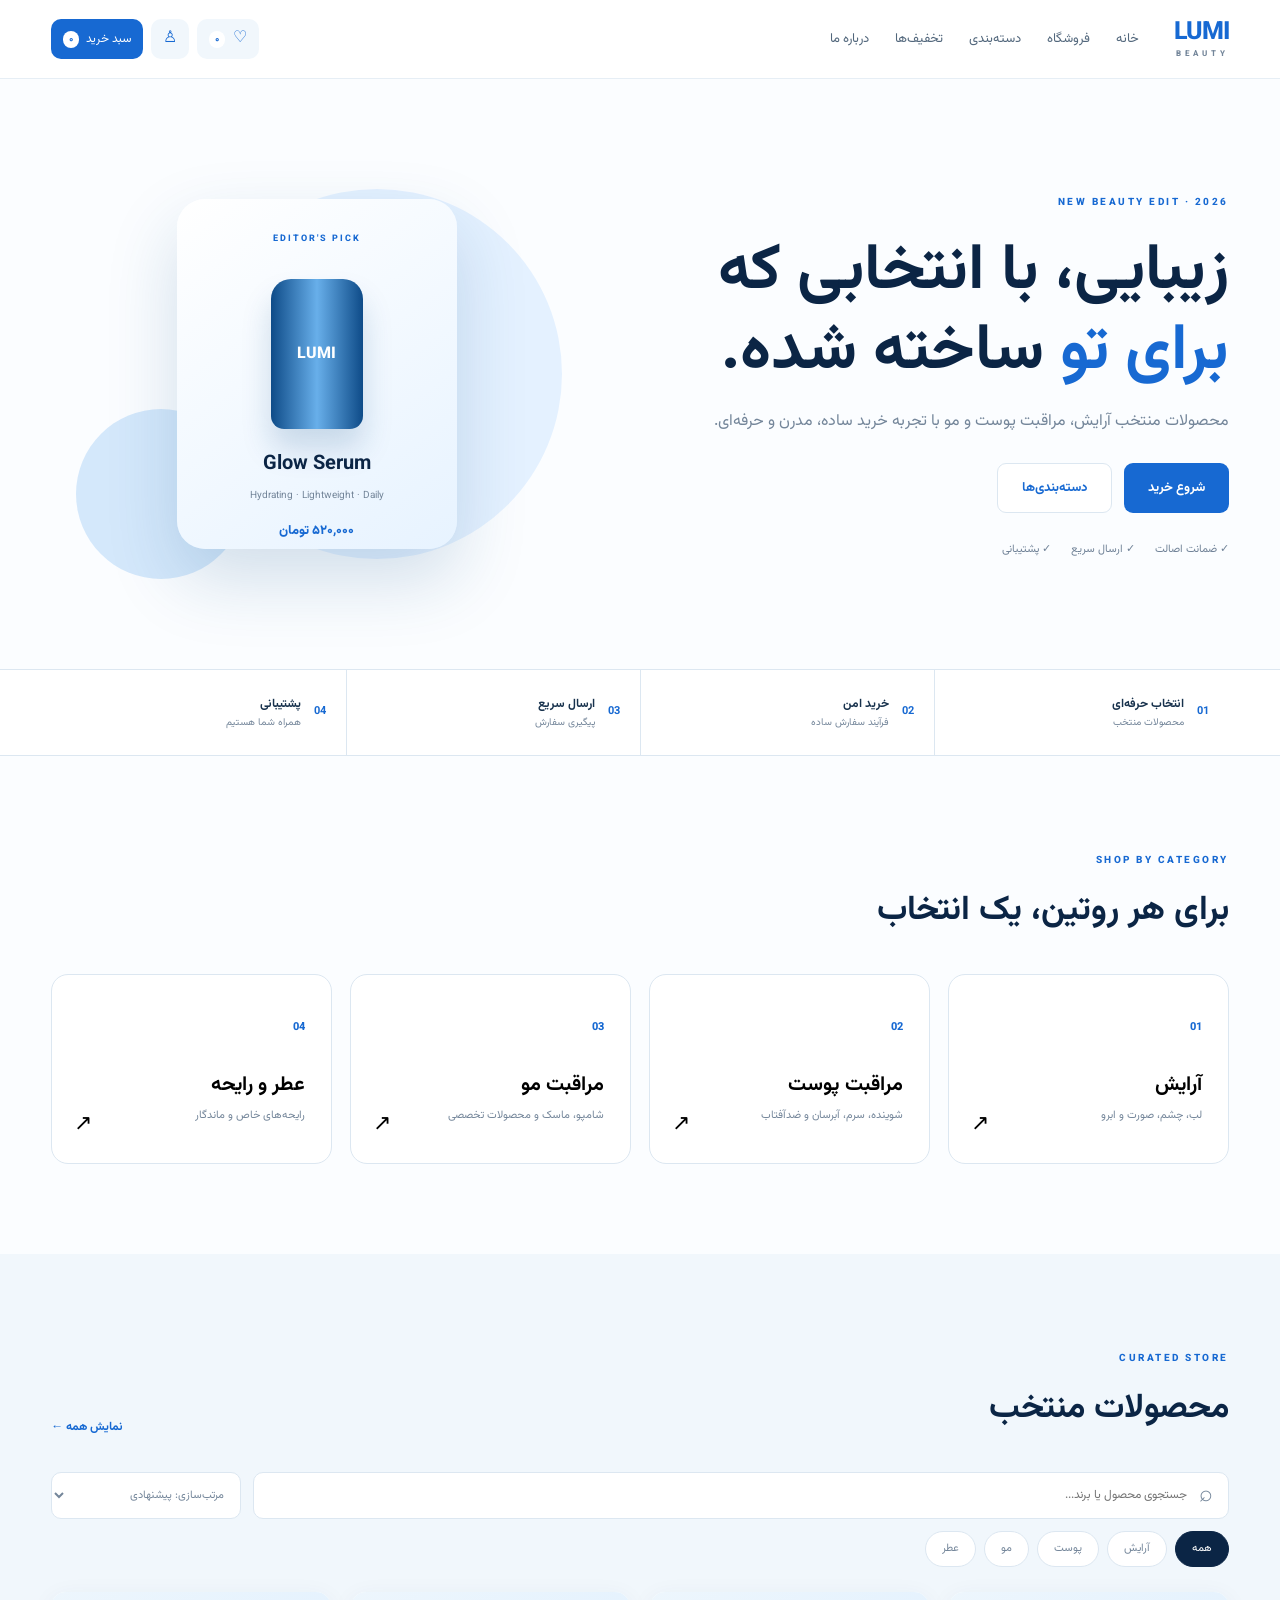
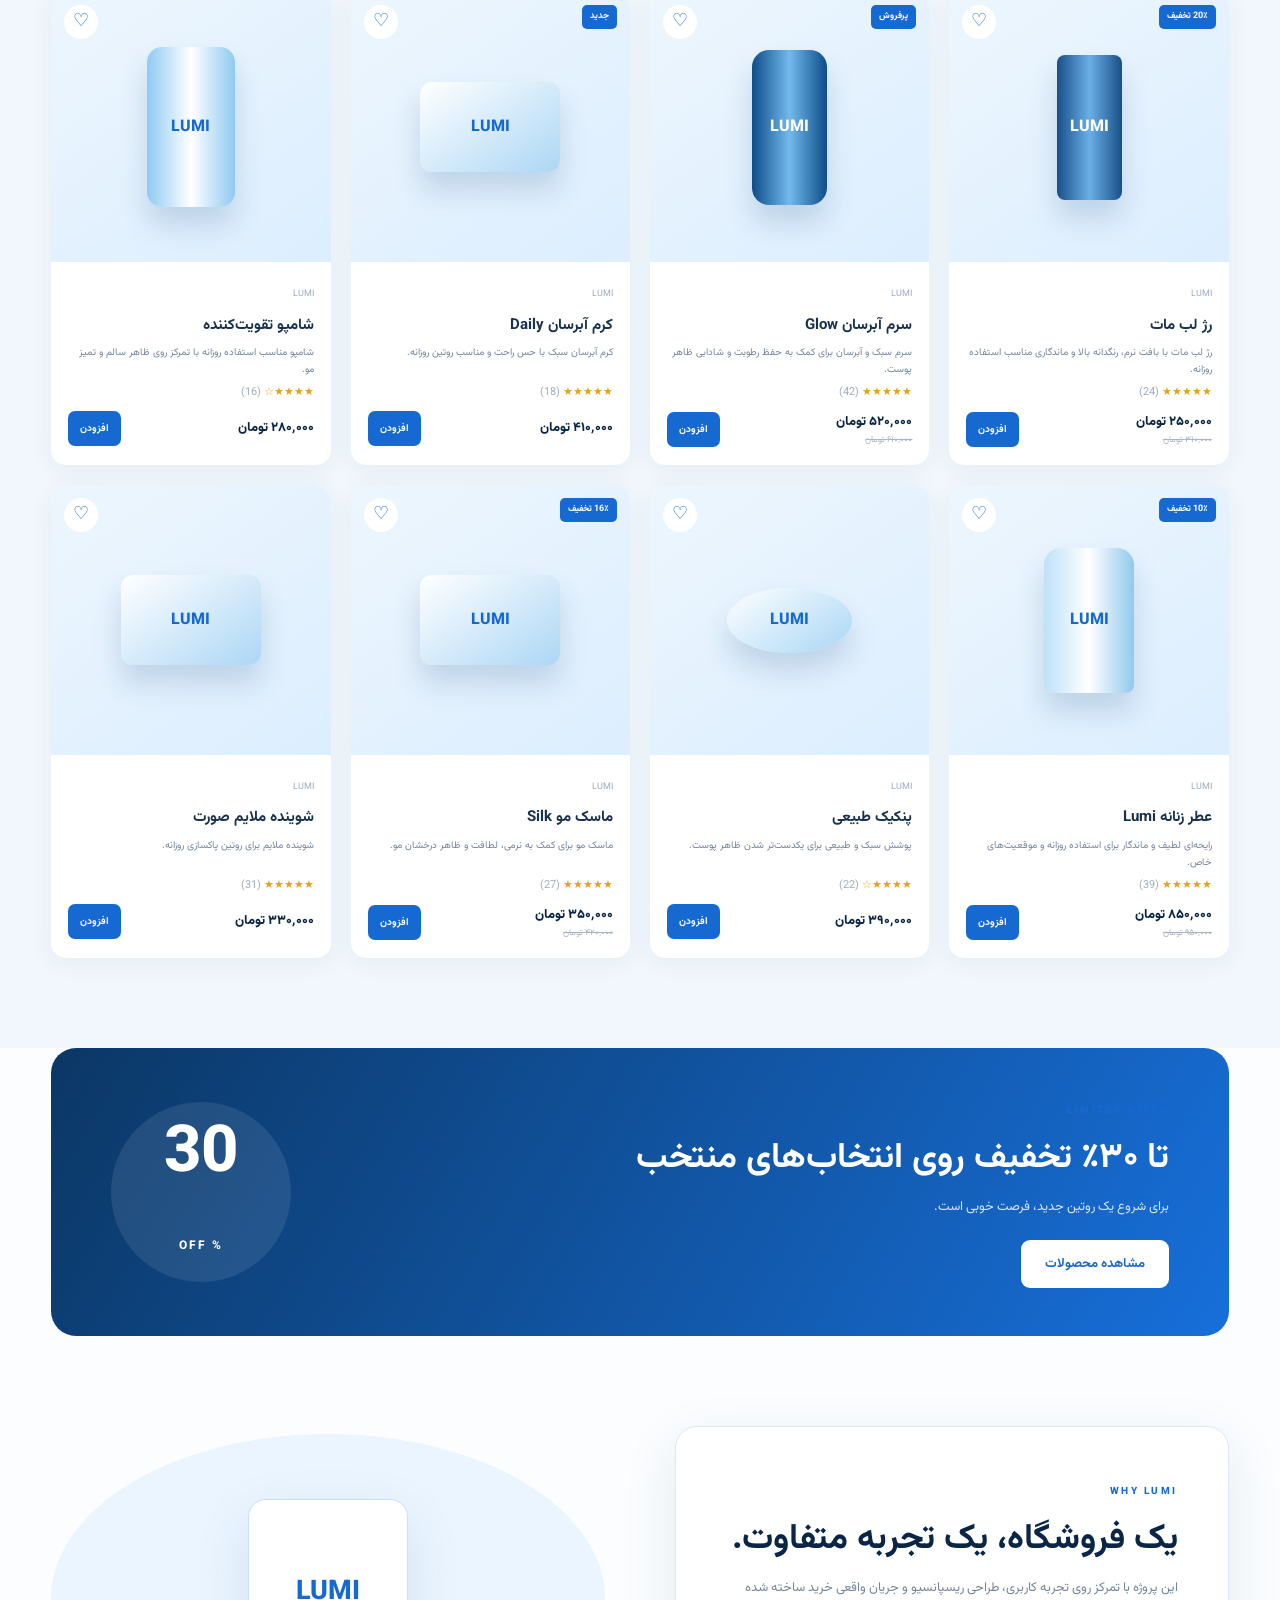
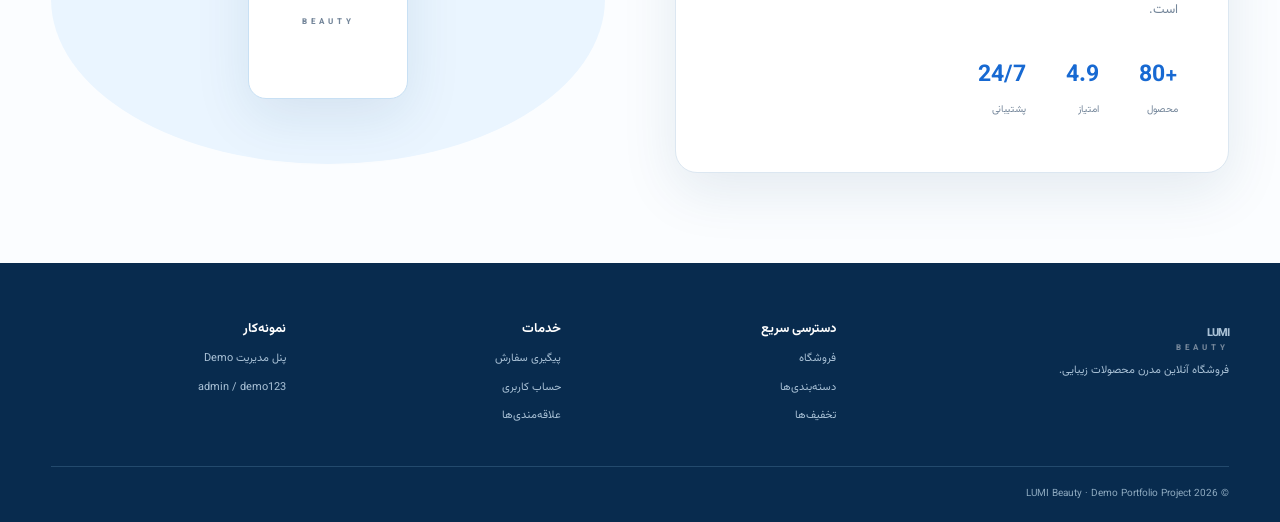
<file: index.html>
<!DOCTYPE html>
<html lang="fa" dir="rtl">
<head>
  <meta charset="UTF-8">
  <meta name="viewport" content="width=device-width, initial-scale=1.0">
  <title>LUMI Beauty | فروشگاه آنلاین زیبایی</title>
  <meta name="description" content="LUMI Beauty - فروشگاه مدرن لوازم آرایشی و مراقبت پوست و مو">
  <link rel="stylesheet" href="style.css">
</head>
<body>
  <div id="toast" class="toast"></div>

  <header class="header">
    <div class="container nav">
      <button class="mobile-menu" id="mobileMenu">☰</button>
      <a class="logo" href="#home">LUMI <span>BEAUTY</span></a>
      <nav id="mainNav">
        <a href="#home">خانه</a>
        <a href="#shop">فروشگاه</a>
        <a href="#categories">دسته‌بندی</a>
        <a href="#offers">تخفیف‌ها</a>
        <a href="#about">درباره ما</a>
      </nav>
      <div class="nav-actions">
        <button class="icon-btn" id="favoritesBtn" title="علاقه‌مندی‌ها">♡ <b id="favCount">0</b></button>
        <button class="icon-btn" id="accountBtn" title="حساب کاربری">♙</button>
        <button class="cart-btn" id="cartBtn">سبد خرید <b id="cartCount">0</b></button>
      </div>
    </div>
  </header>

  <main>
    <section class="hero container" id="home">
      <div class="hero-copy">
        <span class="eyebrow">NEW BEAUTY EDIT · 2026</span>
        <h1>زیبایی، با انتخابی که <em>برای تو</em> ساخته شده.</h1>
        <p>محصولات منتخب آرایش، مراقبت پوست و مو با تجربه خرید ساده، مدرن و حرفه‌ای.</p>
        <div class="hero-actions">
          <a class="btn primary" href="#shop">شروع خرید</a>
          <a class="btn ghost" href="#categories">دسته‌بندی‌ها</a>
        </div>
        <div class="trust-row">
          <span>✓ ضمانت اصالت</span><span>✓ ارسال سریع</span><span>✓ پشتیبانی</span>
        </div>
      </div>
      <div class="hero-art">
        <div class="orb orb-a"></div><div class="orb orb-b"></div>
        <div class="hero-card">
          <span>EDITOR'S PICK</span>
          <div class="bottle big">LUMI</div>
          <strong>Glow Serum</strong>
          <small>Hydrating · Lightweight · Daily</small>
          <div class="hero-price">۵۲۰,۰۰۰ تومان</div>
        </div>
      </div>
    </section>

    <section class="benefits">
      <div class="container benefits-grid">
        <div><strong>01</strong><span><b>انتخاب حرفه‌ای</b>محصولات منتخب</span></div>
        <div><strong>02</strong><span><b>خرید امن</b>فرآیند سفارش ساده</span></div>
        <div><strong>03</strong><span><b>ارسال سریع</b>پیگیری سفارش</span></div>
        <div><strong>04</strong><span><b>پشتیبانی</b>همراه شما هستیم</span></div>
      </div>
    </section>

    <section class="section container" id="categories">
      <div class="section-head">
        <div><span class="eyebrow">SHOP BY CATEGORY</span><h2>برای هر روتین، یک انتخاب</h2></div>
      </div>
      <div class="category-grid">
        <button class="category-card" data-category="آرایش"><span>01</span><h3>آرایش</h3><p>لب، چشم، صورت و ابرو</p><i>↗</i></button>
        <button class="category-card" data-category="پوست"><span>02</span><h3>مراقبت پوست</h3><p>شوینده، سرم، آبرسان و ضدآفتاب</p><i>↗</i></button>
        <button class="category-card" data-category="مو"><span>03</span><h3>مراقبت مو</h3><p>شامپو، ماسک و محصولات تخصصی</p><i>↗</i></button>
        <button class="category-card" data-category="عطر"><span>04</span><h3>عطر و رایحه</h3><p>رایحه‌های خاص و ماندگار</p><i>↗</i></button>
      </div>
    </section>

    <section class="section shop-section" id="shop">
      <div class="container">
        <div class="section-head shop-head">
          <div><span class="eyebrow">CURATED STORE</span><h2>محصولات منتخب</h2></div>
          <button class="text-btn" id="showAll">نمایش همه ←</button>
        </div>
        <div class="toolbar">
          <div class="search"><span>⌕</span><input id="search" placeholder="جستجوی محصول یا برند..."></div>
          <select id="sort">
            <option value="featured">مرتب‌سازی: پیشنهادی</option>
            <option value="low">ارزان‌ترین</option>
            <option value="high">گران‌ترین</option>
            <option value="new">جدیدترین</option>
          </select>
          <div class="chips" id="chips">
            <button class="chip active" data-filter="همه">همه</button>
            <button class="chip" data-filter="آرایش">آرایش</button>
            <button class="chip" data-filter="پوست">پوست</button>
            <button class="chip" data-filter="مو">مو</button>
            <button class="chip" data-filter="عطر">عطر</button>
          </div>
        </div>
        <div class="products" id="products"></div>
        <div id="emptyProducts" class="empty hidden">محصولی مطابق جستجوی شما پیدا نشد.</div>
      </div>
    </section>

    <section class="offer container" id="offers">
      <div><span class="eyebrow">LIMITED OFFER</span><h2>تا ۳۰٪ تخفیف روی انتخاب‌های منتخب</h2><p>برای شروع یک روتین جدید، فرصت خوبی است.</p><a href="#shop" class="btn white">مشاهده محصولات</a></div>
      <div class="offer-badge">30<small>% OFF</small></div>
    </section>

    <section class="section about container" id="about">
      <div class="about-panel"><span class="eyebrow">WHY LUMI</span><h2>یک فروشگاه، یک تجربه متفاوت.</h2><p>این پروژه با تمرکز روی تجربه کاربری، طراحی ریسپانسیو و جریان واقعی خرید ساخته شده است.</p>
        <div class="stats"><div><b>+80</b><span>محصول</span></div><div><b>4.9</b><span>امتیاز</span></div><div><b>24/7</b><span>پشتیبانی</span></div></div>
      </div>
      <div class="about-art"><div class="mini-box">LUMI<br><small>BEAUTY</small></div></div>
    </section>
  </main>

  <footer>
    <div class="container footer-grid">
      <div><a class="logo footer-logo" href="#home">LUMI <span>BEAUTY</span></a><p>فروشگاه آنلاین مدرن محصولات زیبایی.</p></div>
      <div><h4>دسترسی سریع</h4><a href="#shop">فروشگاه</a><a href="#categories">دسته‌بندی‌ها</a><a href="#offers">تخفیف‌ها</a></div>
      <div><h4>خدمات</h4><a href="#" data-demo="orders">پیگیری سفارش</a><a href="#" data-demo="account">حساب کاربری</a><a href="#" data-demo="favorites">علاقه‌مندی‌ها</a></div>
      <div><h4>نمونه‌کار</h4><a href="#" id="adminLink">پنل مدیریت Demo</a><p>admin / demo123</p></div>
    </div>
    <div class="container copyright">© 2026 LUMI Beauty · Demo Portfolio Project</div>
  </footer>

  <!-- Product modal -->
  <div class="modal" id="productModal">
    <div class="modal-box product-detail">
      <button class="close" data-close="productModal">×</button>
      <div id="productDetail"></div>
    </div>
  </div>

  <!-- Cart modal -->
  <div class="modal" id="cartModal">
    <div class="modal-box">
      <button class="close" data-close="cartModal">×</button>
      <div class="modal-title"><span class="eyebrow">YOUR BAG</span><h2>سبد خرید</h2></div>
      <div id="cartItems"></div>
      <div class="summary"><span>مجموع</span><strong id="cartTotal">۰ تومان</strong></div>
      <button class="btn primary full" id="checkoutBtn">ادامه ثبت سفارش</button>
    </div>
  </div>

  <!-- Favorites -->
  <div class="modal" id="favoritesModal">
    <div class="modal-box">
      <button class="close" data-close="favoritesModal">×</button>
      <div class="modal-title"><span class="eyebrow">SAVED ITEMS</span><h2>علاقه‌مندی‌ها</h2></div>
      <div id="favoriteItems"></div>
    </div>
  </div>

  <!-- Account -->
  <div class="modal" id="accountModal">
    <div class="modal-box account-box">
      <button class="close" data-close="accountModal">×</button>
      <div id="accountContent"></div>
    </div>
  </div>

  <!-- Admin -->
  <div class="modal" id="adminModal">
    <div class="modal-box admin-box">
      <button class="close" data-close="adminModal">×</button>
      <div id="adminContent"></div>
    </div>
  </div>

  <script src="script.js"></script>
</body>
</html>
</file>
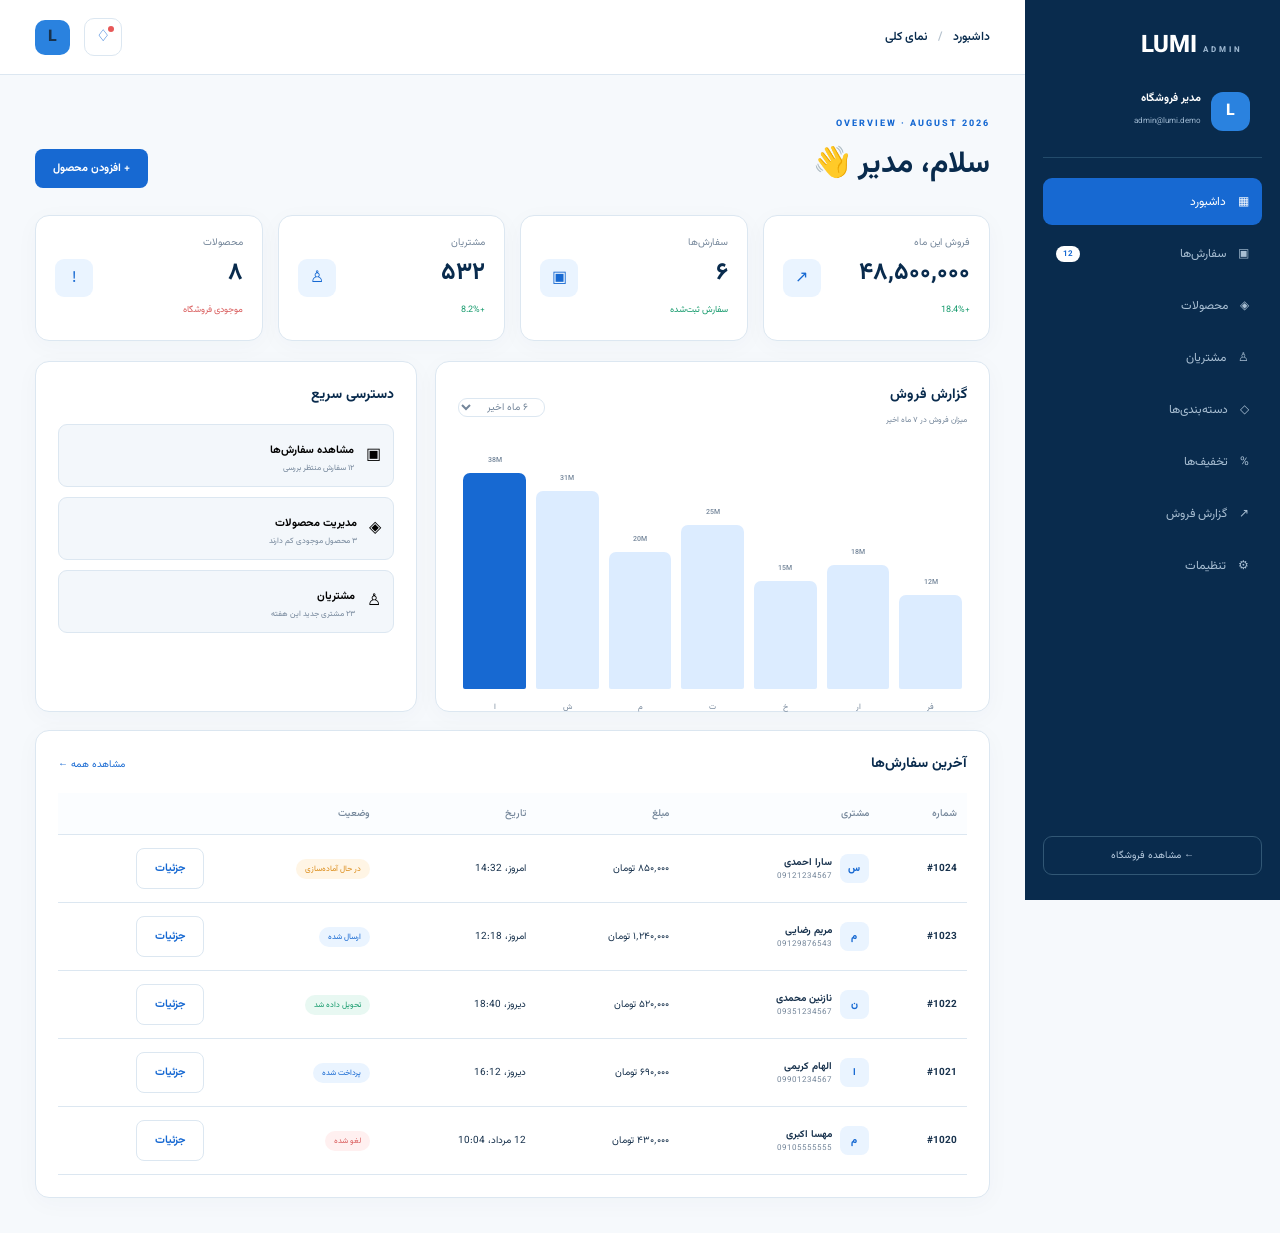
<file: admin.html>
<!DOCTYPE html>
<html lang="fa" dir="rtl">
<head>
<meta charset="UTF-8">
<meta name="viewport" content="width=device-width, initial-scale=1.0">
<title>LUMI Beauty | پنل مدیریت</title>
<link rel="stylesheet" href="admin.css">
</head>
<body>
<div class="layout">
  <aside class="sidebar" id="sidebar">
    <div class="brand">LUMI <span>ADMIN</span></div>
    <div class="admin-user"><div class="avatar">L</div><div><b>مدیر فروشگاه</b><small>admin@lumi.demo</small></div></div>
    <nav>
      <button class="nav-item active" data-page="dashboard">▦ <span>داشبورد</span></button>
      <button class="nav-item" data-page="orders">▣ <span>سفارش‌ها</span><b class="badge">12</b></button>
      <button class="nav-item" data-page="products">◈ <span>محصولات</span></button>
      <button class="nav-item" data-page="customers">♙ <span>مشتریان</span></button>
      <button class="nav-item" data-page="categories">◇ <span>دسته‌بندی‌ها</span></button>
      <button class="nav-item" data-page="discounts">% <span>تخفیف‌ها</span></button>
      <button class="nav-item" data-page="reports">↗ <span>گزارش فروش</span></button>
      <button class="nav-item" data-page="settings">⚙ <span>تنظیمات</span></button>
    </nav>
    <button class="store-link" id="storeLink">← مشاهده فروشگاه</button>
  </aside>

  <main class="main">
    <header class="topbar">
      <button class="hamburger" id="hamburger">☰</button>
      <div class="crumb" id="crumb">داشبورد <span>/</span> نمای کلی</div>
      <div class="top-actions"><button class="circle" id="notif">♢<i></i></button><div class="top-avatar">L</div></div>
    </header>

    <section class="content" id="app"></section>
  </main>
</div>

<div class="toast" id="toast"></div>

<div class="modal" id="productModal">
  <div class="modal-box">
    <button class="close" data-close="productModal">×</button>
    <span class="eyebrow">PRODUCT</span><h2 id="productModalTitle">افزودن محصول</h2>
    <div class="form-grid">
      <div class="field"><label>نام محصول</label><input id="pName" placeholder="مثلاً سرم آبرسان"></div>
      <div class="field"><label>برند</label><input id="pBrand" value="LUMI"></div>
      <div class="field"><label>دسته‌بندی</label><select id="pCat"><option>پوست</option><option>آرایش</option><option>مو</option><option>عطر</option></select></div>
      <div class="field"><label>قیمت (تومان)</label><input id="pPrice" type="number" placeholder="500000"></div>
      <div class="field"><label>موجودی</label><input id="pStock" type="number" placeholder="25"></div>
      <div class="field"><label>SKU</label><input id="pSku" placeholder="LUM-001"></div>
    </div>
    <div class="field"><label>توضیحات</label><textarea id="pDesc" placeholder="توضیحات محصول..."></textarea></div>
    <button class="btn primary full" id="saveProduct">ذخیره محصول</button>
  </div>
</div>

<div class="modal" id="orderModal">
  <div class="modal-box">
    <button class="close" data-close="orderModal">×</button>
    <span class="eyebrow">ORDER DETAILS</span><h2 id="orderTitle">جزئیات سفارش</h2>
    <div id="orderDetail"></div>
  </div>
</div>

<script src="admin.js"></script>
</body>
</html>
</file>
<file: style.css>
@import url('https://fonts.googleapis.com/css2?family=Vazirmatn:wght@400;500;600;700;800&display=swap');

:root{
  --blue:#1769d2;--navy:#0b2545;--ink:#18324d;--muted:#74869a;
  --line:#dce7f1;--soft:#f1f7fc;--white:#fff;--pink:#e9d8f4;
  --shadow:0 18px 55px rgba(20,65,105,.10);
}
*{box-sizing:border-box;margin:0;padding:0}
html{scroll-behavior:smooth}
body{font-family:Vazirmatn,Arial,sans-serif;background:#fbfdff;color:var(--ink);line-height:1.7}
button,input,select{font:inherit}button{cursor:pointer}a{text-decoration:none;color:inherit}
.container{width:min(1180px,92%);margin:auto}
.header{position:sticky;top:0;z-index:50;background:rgba(255,255,255,.92);backdrop-filter:blur(16px);border-bottom:1px solid rgba(220,231,241,.7)}
.nav{height:78px;display:flex;align-items:center;gap:35px}
.logo{font-size:25px;font-weight:800;color:var(--blue);letter-spacing:-1px;line-height:1}
.logo span{display:block;font-size:8px;letter-spacing:4px;color:var(--muted);margin-top:5px}
nav{display:flex;gap:26px;flex:1}
nav a{font-size:13px;color:#52677c}
nav a:hover{color:var(--blue)}
.nav-actions{display:flex;align-items:center;gap:8px}
.icon-btn,.cart-btn{border:0;background:var(--soft);color:var(--blue);border-radius:10px;height:40px;padding:0 12px}
.cart-btn{background:var(--blue);color:#fff;font-size:12px}
.icon-btn b,.cart-btn b{background:#fff;color:var(--blue);border-radius:20px;padding:1px 6px;margin-right:4px;font-size:10px}
.mobile-menu{display:none;border:0;background:none;font-size:22px}
.hero{min-height:590px;display:grid;grid-template-columns:1.05fr .95fr;align-items:center;gap:60px;padding:70px 0}
.eyebrow{font-size:10px;letter-spacing:2.5px;font-weight:800;color:var(--blue)}
.hero h1{font-size:clamp(42px,5vw,68px);line-height:1.25;color:var(--navy);margin:16px 0}
.hero h1 em{font-style:normal;color:var(--blue)}
.hero-copy>p{max-width:570px;color:var(--muted);font-size:16px}
.hero-actions{display:flex;gap:12px;margin:28px 0}
.btn{display:inline-flex;align-items:center;justify-content:center;border:0;border-radius:9px;padding:13px 24px;font-size:13px;font-weight:700;transition:.2s}
.btn:hover{transform:translateY(-2px)}
.primary{background:var(--blue);color:#fff}.ghost{border:1px solid var(--line);background:#fff;color:var(--blue)}.white{background:#fff;color:var(--blue)}
.trust-row{display:flex;gap:20px;color:#708297;font-size:11px}.trust-row span{white-space:nowrap}
.hero-art{height:450px;position:relative;display:grid;place-items:center}
.orb{position:absolute;border-radius:50%;filter:blur(.2px)}
.orb-a{width:370px;height:370px;background:#e4f1ff;right:20px}
.orb-b{width:170px;height:170px;background:#d4e8fb;left:25px;bottom:20px}
.hero-card{position:relative;width:280px;height:350px;border-radius:28px;background:linear-gradient(145deg,#fff,#e7f3ff);box-shadow:0 30px 70px rgba(21,84,140,.18);padding:25px;text-align:center}
.hero-card>span{font-size:9px;color:var(--blue);letter-spacing:2px;font-weight:800}
.bottle{margin:28px auto 18px;width:92px;height:150px;border-radius:20px 20px 13px 13px;background:linear-gradient(90deg,#0e4b88,#68afea,#0e4b88);display:grid;place-items:center;color:#fff;font-weight:800;box-shadow:0 20px 30px rgba(16,80,135,.18)}
.hero-card strong{display:block;font-size:20px;color:var(--navy)}.hero-card small{color:var(--muted);font-size:10px}.hero-price{margin-top:12px;color:var(--blue);font-weight:800;font-size:13px}
.benefits{background:#fff;border-top:1px solid var(--line);border-bottom:1px solid var(--line)}
.benefits-grid{display:grid;grid-template-columns:repeat(4,1fr)}
.benefits-grid>div{display:flex;gap:13px;align-items:center;padding:24px 20px;border-left:1px solid var(--line)}
.benefits-grid>div:last-child{border:0}.benefits-grid strong{font-size:11px;color:var(--blue)}
.benefits-grid span{font-size:10px;color:var(--muted)}.benefits-grid b{display:block;color:var(--ink);font-size:12px}
.section{padding:90px 0}.section-head{margin-bottom:35px}.section-head h2{font-size:34px;color:var(--navy);margin-top:8px}
.category-grid{display:grid;grid-template-columns:repeat(4,1fr);gap:18px}
.category-card{position:relative;text-align:right;border:1px solid var(--line);background:#fff;border-radius:17px;padding:26px;min-height:190px;transition:.25s;overflow:hidden}
.category-card:hover{transform:translateY(-6px);background:var(--blue);color:#fff;border-color:var(--blue);box-shadow:var(--shadow)}
.category-card span{color:var(--blue);font-size:11px;font-weight:800}.category-card:hover span{color:#cfe4ff}
.category-card h3{font-size:20px;margin:28px 0 5px}.category-card p{font-size:11px;color:var(--muted)}.category-card:hover p{color:#dbeaff}
.category-card i{position:absolute;left:22px;bottom:20px;font-style:normal;font-size:22px}
.shop-section{background:var(--soft)}
.shop-head{display:flex;justify-content:space-between;align-items:end}.text-btn{border:0;background:none;color:var(--blue);font-size:12px;font-weight:700}
.toolbar{display:grid;grid-template-columns:1fr 190px;gap:12px;margin-bottom:25px}
.search{background:#fff;border:1px solid var(--line);border-radius:10px;display:flex;align-items:center;padding:0 15px}
.search span{font-size:23px;color:var(--muted)}.search input{border:0;outline:0;background:none;width:100%;padding:12px;font-size:12px}
select{border:1px solid var(--line);background:#fff;border-radius:10px;padding:0 12px;color:var(--muted);outline:0;font-size:11px}
.chips{grid-column:1/-1;display:flex;gap:8px;flex-wrap:wrap}.chip{border:1px solid var(--line);background:#fff;color:var(--muted);padding:8px 16px;border-radius:30px;font-size:11px}.chip.active{background:var(--navy);color:#fff;border-color:var(--navy)}
.products{display:grid;grid-template-columns:repeat(4,1fr);gap:20px}
.product{background:#fff;border-radius:15px;overflow:hidden;box-shadow:0 5px 25px rgba(22,70,110,.06);transition:.25s}
.product:hover{transform:translateY(-5px);box-shadow:var(--shadow)}
.product-media{height:270px;background:linear-gradient(145deg,#edf6fd,#dceeff);display:grid;place-items:center;position:relative}
.product-tag{position:absolute;right:13px;top:13px;background:var(--blue);color:#fff;border-radius:5px;padding:4px 8px;font-size:9px;font-weight:700}
.heart{position:absolute;left:13px;top:13px;width:34px;height:34px;border:0;border-radius:50%;background:#fff;color:var(--blue);font-size:18px}.heart.active{background:var(--blue);color:#fff}
.product-visual{display:grid;place-items:center;color:#fff;font-weight:800;box-shadow:0 18px 28px rgba(25,80,130,.18)}
.v-lip{width:65px;height:145px;background:linear-gradient(90deg,#194f88,#69afe7,#194f88);border-radius:8px}.v-serum{width:75px;height:155px;background:linear-gradient(90deg,#0d4d8a,#72b9ed,#0d4d8a);border-radius:17px}.v-cream{width:140px;height:90px;background:linear-gradient(145deg,#fff,#acd7f5);color:var(--blue);border-radius:12px}.v-shampoo{width:88px;height:160px;background:linear-gradient(90deg,#8fcaf2,#fff,#8fcaf2);color:var(--blue);border-radius:15px}.v-perfume{width:90px;height:145px;background:linear-gradient(90deg,#bfe1f8,#fff,#92c9ee);color:var(--blue);border-radius:17px 17px 8px 8px}.v-powder{width:125px;height:65px;background:linear-gradient(145deg,#fff,#a8d6f5);color:var(--blue);border-radius:50%}
.product-info{padding:17px}.brand{font-size:9px;color:#9aabbc}.product-info h3{font-size:15px;margin:6px 0}.product-info p{font-size:10px;color:var(--muted);height:32px}.rating{color:#e5a21b;font-size:11px;margin:8px 0}.rating span{color:#a0adba}
.product-row{display:flex;justify-content:space-between;align-items:center}.price{color:var(--navy);font-weight:800;font-size:13px}.price del{display:block;color:#a9b6c2;font-size:9px;font-weight:400}.add{border:0;background:var(--blue);color:#fff;border-radius:7px;padding:9px 12px;font-size:10px;font-weight:700}
.empty{text-align:center;padding:50px;color:var(--muted)}.hidden{display:none!important}
.offer{border-radius:25px;background:linear-gradient(120deg,#0b3765,#176fda);color:#fff;min-height:260px;padding:48px 60px;display:flex;align-items:center;justify-content:space-between;overflow:hidden}
.offer h2{font-size:35px;max-width:650px;line-height:1.5;margin:10px 0}.offer p{color:#d6e7f9;font-size:13px;margin-bottom:22px}.offer-badge{width:180px;height:180px;border-radius:50%;background:rgba(255,255,255,.09);display:grid;place-items:center;font-size:65px;font-weight:800;line-height:.7}.offer-badge small{font-size:12px;display:block;letter-spacing:2px}
.about{display:grid;grid-template-columns:1fr 1fr;gap:70px;align-items:center}.about-panel{background:#fff;border:1px solid var(--line);border-radius:22px;padding:50px;box-shadow:var(--shadow)}.about-panel h2{font-size:35px;color:var(--navy);line-height:1.5;margin:10px 0}.about-panel p{color:var(--muted);font-size:13px}.stats{display:flex;gap:40px;margin-top:35px}.stats b{display:block;font-size:23px;color:var(--blue)}.stats span{font-size:10px;color:var(--muted)}.about-art{height:330px;border-radius:50%;background:#eaf5ff;display:grid;place-items:center}.mini-box{width:160px;height:200px;background:#fff;border:1px solid #c8e0f4;border-radius:18px;display:grid;place-items:center;align-content:center;color:var(--blue);font-size:27px;font-weight:800;box-shadow:var(--shadow)}.mini-box small{font-size:8px;letter-spacing:4px;color:var(--muted)}
footer{background:#082b4e;color:#fff;padding:55px 0 20px}.footer-grid{display:grid;grid-template-columns:1.5fr 1fr 1fr 1fr;gap:40px}.footer-logo{color:#fff}.footer-grid p,.footer-grid a{display:block;color:#a9c1d6;font-size:11px;margin-top:10px}.footer-grid h4{font-size:13px}.copyright{border-top:1px solid #234a6d;margin-top:40px;padding-top:18px;color:#8da9bf;font-size:10px}
.toast{position:fixed;right:20px;bottom:20px;background:var(--navy);color:#fff;padding:12px 18px;border-radius:10px;font-size:11px;z-index:100;transform:translateY(80px);opacity:0;transition:.25s}.toast.show{transform:translateY(0);opacity:1}
.modal{position:fixed;inset:0;background:rgba(4,25,45,.55);z-index:90;display:none;align-items:center;justify-content:center;padding:18px}.modal.show{display:flex}.modal-box{background:#fff;width:min(650px,100%);max-height:90vh;overflow:auto;border-radius:20px;padding:30px;position:relative}.close{position:absolute;left:18px;top:12px;border:0;background:none;font-size:30px;color:#7a8b9c}.modal-title{margin-bottom:20px}.modal-title h2{color:var(--navy);font-size:28px}
.detail-grid{display:grid;grid-template-columns:1fr 1fr;gap:28px;align-items:center}.detail-visual{height:340px;background:var(--soft);border-radius:16px;display:grid;place-items:center}.detail-info h2{font-size:29px;color:var(--navy);margin:8px 0}.detail-info p{color:var(--muted);font-size:12px}.detail-price{font-size:21px;color:var(--blue);font-weight:800;margin:18px 0}.full{width:100%}
.cart-line{display:grid;grid-template-columns:1fr auto auto;gap:12px;align-items:center;border-bottom:1px solid var(--line);padding:14px 0}.cart-line h4{font-size:13px}.cart-line small{color:var(--muted)}.qty{display:flex;align-items:center;gap:7px}.qty button{width:27px;height:27px;border:0;background:var(--soft);color:var(--blue);border-radius:5px}.remove{border:0;background:none;color:#d55353;font-size:10px}.summary{display:flex;justify-content:space-between;padding:22px 0;font-size:14px;border-top:1px solid var(--line);margin-top:10px}.summary strong{color:var(--blue)}
.account-box{width:min(520px,100%)}.account-tabs{display:flex;gap:8px;margin-bottom:20px}.account-tabs button{flex:1;border:1px solid var(--line);background:#fff;padding:10px;border-radius:8px;font-size:11px}.account-tabs button.active{background:var(--blue);color:#fff}.field{margin-bottom:13px}.field label{display:block;font-size:10px;color:var(--muted);margin-bottom:5px}.field input,.field textarea{width:100%;border:1px solid var(--line);border-radius:8px;padding:11px;outline:0;font-size:12px}.field textarea{min-height:90px;resize:vertical}.demo-note{background:var(--soft);padding:12px;border-radius:8px;font-size:10px;color:var(--muted);margin-bottom:15px}
.admin-box{width:min(900px,100%)}.admin-title{display:flex;justify-content:space-between;align-items:end;margin-bottom:25px}.admin-title h2{font-size:28px;color:var(--navy)}.admin-grid{display:grid;grid-template-columns:repeat(4,1fr);gap:12px;margin-bottom:25px}.metric{background:var(--soft);border-radius:12px;padding:16px}.metric span{font-size:10px;color:var(--muted)}.metric b{display:block;font-size:21px;color:var(--blue);margin-top:4px}.admin-table{width:100%;border-collapse:collapse;font-size:10px}.admin-table th,.admin-table td{padding:11px;border-bottom:1px solid var(--line);text-align:right}.admin-table th{color:var(--muted);font-weight:500}.status{padding:4px 8px;border-radius:20px;background:#e8f4ff;color:var(--blue)}
@media(max-width:1000px){.products{grid-template-columns:repeat(3,1fr)}.category-grid{grid-template-columns:repeat(2,1fr)}.hero{grid-template-columns:1fr}.hero-art{display:none}.benefits-grid{grid-template-columns:repeat(2,1fr)}.footer-grid{grid-template-columns:repeat(2,1fr)}}
@media(max-width:700px){.nav{height:auto;min-height:68px;flex-wrap:wrap;gap:12px}.mobile-menu{display:block}nav{display:none;order:5;flex-basis:100%;padding:10px 0;flex-wrap:wrap}nav.open{display:flex}.nav-actions{margin-right:auto}.icon-btn{padding:0 9px}.hero{padding:50px 0}.hero h1{font-size:40px}.trust-row{flex-wrap:wrap}.benefits-grid{grid-template-columns:1fr}.benefits-grid>div{border-bottom:1px solid var(--line);border-left:0}.products{grid-template-columns:repeat(2,1fr)}.toolbar{grid-template-columns:1fr}.chips{grid-column:auto}.offer{padding:35px 25px}.offer h2{font-size:27px}.offer-badge{width:120px;height:120px;font-size:42px}.about{grid-template-columns:1fr}.about-art{height:260px}.detail-grid{grid-template-columns:1fr}.detail-visual{height:250px}.admin-grid{grid-template-columns:repeat(2,1fr)}}
@media(max-width:480px){.products{grid-template-columns:1fr}.category-grid{grid-template-columns:1fr}.section{padding:65px 0}.section-head h2{font-size:28px}.shop-head{align-items:start}.offer-badge{display:none}.footer-grid{grid-template-columns:1fr}.stats{gap:20px}.cart-btn{font-size:10px;padding:0 9px}}
</file>
<file: admin.css>
@import url('https://fonts.googleapis.com/css2?family=Vazirmatn:wght@400;500;600;700;800&display=swap');
:root{--blue:#1769d2;--navy:#092b4d;--ink:#18324d;--muted:#74869a;--line:#dce7f1;--soft:#f3f7fb;--white:#fff;--green:#159a6c;--orange:#db8b17;--red:#d95c5c;--shadow:0 15px 45px rgba(18,61,100,.08)}
*{box-sizing:border-box;margin:0;padding:0}body{font-family:Vazirmatn,Arial,sans-serif;background:#f6f9fc;color:var(--ink)}button,input,select,textarea{font:inherit}button{cursor:pointer} 
.layout{min-height:100vh;display:flex}.sidebar{width:255px;background:#092b4d;color:#fff;position:fixed;right:0;top:0;bottom:0;padding:27px 18px;z-index:30}.brand{font-size:24px;font-weight:800;padding:0 12px}.brand span{font-size:8px;letter-spacing:3px;color:#9bb5ce;margin-right:7px}
.admin-user{display:flex;align-items:center;gap:10px;padding:25px 12px;border-bottom:1px solid #234b6b;margin-bottom:20px}.avatar,.top-avatar{width:39px;height:39px;border-radius:12px;background:#2a82df;display:grid;place-items:center;font-weight:800}.admin-user b{display:block;font-size:11px}.admin-user small{font-size:8px;color:#9bb5ce}
nav{display:grid;gap:5px}.nav-item{width:100%;height:47px;background:transparent;border:0;color:#a9bfd3;border-radius:9px;text-align:right;padding:0 13px;display:flex;align-items:center;gap:12px;font-size:12px}.nav-item:hover,.nav-item.active{background:#1769d2;color:#fff}.nav-item .badge{margin-right:auto;background:#fff;color:var(--blue);border-radius:20px;padding:2px 7px;font-size:8px}.store-link{position:absolute;bottom:25px;right:18px;width:calc(100% - 36px);border:1px solid #315775;background:transparent;color:#b8cce0;border-radius:9px;padding:11px;font-size:10px}
.main{margin-right:255px;width:calc(100% - 255px)}.topbar{height:75px;background:#fff;border-bottom:1px solid var(--line);display:flex;align-items:center;justify-content:space-between;padding:0 35px;position:sticky;top:0;z-index:20}.crumb{font-size:12px;font-weight:600;color:var(--navy)}.crumb span{color:#b4c1cd;margin:0 7px}.top-actions{display:flex;align-items:center;gap:14px}.circle{position:relative;width:38px;height:38px;border:1px solid var(--line);border-radius:10px;background:#fff;color:var(--blue)}.circle i{position:absolute;width:6px;height:6px;background:#e75858;border-radius:50%;top:7px;right:7px}.top-avatar{width:35px;height:35px;border-radius:10px}.hamburger{display:none;border:0;background:none;font-size:20px}
.content{padding:35px;max-width:1500px;margin:auto}.page-head{display:flex;justify-content:space-between;align-items:end;margin-bottom:27px}.eyebrow{font-size:9px;letter-spacing:2px;font-weight:800;color:var(--blue)}h1{font-size:30px;color:var(--navy);margin-top:6px}h2{font-size:24px;color:var(--navy);margin-top:5px}h3{font-size:14px;color:var(--navy)}
.btn{border:0;border-radius:8px;padding:11px 18px;font-size:11px;font-weight:700}.primary{background:var(--blue);color:#fff}.ghost{background:#fff;border:1px solid var(--line);color:var(--blue)}.danger{background:#fff0f0;color:var(--red)}.full{width:100%}
.metrics{display:grid;grid-template-columns:repeat(4,1fr);gap:15px;margin-bottom:20px}.metric{background:#fff;border:1px solid var(--line);border-radius:14px;padding:19px;box-shadow:0 5px 25px rgba(18,61,100,.03)}.metric-head{display:flex;justify-content:space-between;align-items:center}.metric-icon{width:38px;height:38px;background:#eaf4ff;color:var(--blue);border-radius:9px;display:grid;place-items:center}.metric small{display:block;color:var(--muted);font-size:10px}.metric strong{display:block;font-size:24px;color:var(--navy);margin:4px 0}.up{font-size:9px;color:var(--green)}.down{font-size:9px;color:var(--red)}
.grid-2{display:grid;grid-template-columns:1.45fr 1fr;gap:18px}.panel{background:#fff;border:1px solid var(--line);border-radius:14px;padding:22px;box-shadow:0 5px 25px rgba(18,61,100,.03)}.panel-head{display:flex;justify-content:space-between;align-items:center;margin-bottom:18px}.panel-head button{border:0;background:none;color:var(--blue);font-size:10px}
.chart{height:240px;display:flex;align-items:end;gap:10px;padding:15px 5px 0}.bar{flex:1;background:#dcecff;border-radius:7px 7px 2px 2px;min-height:15px;position:relative}.bar.active{background:var(--blue)}.bar span{position:absolute;bottom:-24px;width:100%;text-align:center;font-size:8px;color:var(--muted)}.bar b{position:absolute;top:-18px;width:100%;text-align:center;font-size:7px;color:var(--muted);font-weight:500}
.quick{display:grid;gap:10px}.quick button{display:flex;align-items:center;gap:12px;background:var(--soft);border:1px solid var(--line);border-radius:9px;padding:12px;text-align:right}.quick button strong{font-size:11px}.quick button small{display:block;color:var(--muted);font-size:8px}
.table-wrap{overflow:auto}.table{width:100%;border-collapse:collapse;font-size:10px}.table th,.table td{padding:13px 10px;border-bottom:1px solid var(--line);text-align:right;white-space:nowrap}.table th{color:var(--muted);font-weight:500;background:#fbfdff}.customer{display:flex;align-items:center;gap:8px}.mini-avatar{width:29px;height:29px;background:#eaf4ff;color:var(--blue);border-radius:8px;display:grid;place-items:center;font-weight:800}.customer b{display:block;font-size:10px}.customer small{display:block;color:var(--muted);font-size:8px}
.status{display:inline-block;padding:4px 9px;border-radius:20px;font-size:8px}.s-green{background:#e8f8f2;color:var(--green)}.s-blue{background:#eaf4ff;color:var(--blue)}.s-orange{background:#fff5e5;color:var(--orange)}.s-red{background:#fff0f0;color:var(--red)}
.searchbar{display:flex;gap:10px;margin-bottom:18px}.searchbar input{flex:1;border:1px solid var(--line);background:#fff;border-radius:9px;padding:11px 14px;outline:0;font-size:10px}.filter{border:1px solid var(--line);background:#fff;border-radius:9px;padding:0 12px;color:var(--muted);font-size:10px}
.product-grid{display:grid;grid-template-columns:repeat(4,1fr);gap:15px}.product-card{background:#fff;border:1px solid var(--line);border-radius:13px;overflow:hidden}.product-art{height:160px;background:#eaf5ff;display:grid;place-items:center}.visual{display:grid;place-items:center;color:#fff;font-weight:800;box-shadow:0 14px 22px rgba(25,80,130,.15)}.lip{width:45px;height:105px;background:linear-gradient(90deg,#194f88,#69afe7,#194f88);border-radius:6px}.serum{width:58px;height:110px;background:linear-gradient(90deg,#0d4d8a,#72b9ed,#0d4d8a);border-radius:12px}.cream{width:105px;height:65px;background:linear-gradient(145deg,#fff,#a8d7f5);color:var(--blue);border-radius:10px}.perfume{width:65px;height:105px;background:linear-gradient(90deg,#bfe1f8,#fff,#92c9ee);color:var(--blue);border-radius:12px}.product-body{padding:14px}.product-body small{color:var(--muted);font-size:8px}.product-body h3{margin:4px 0}.product-meta{display:flex;justify-content:space-between;margin:10px 0;font-size:9px}.stock{color:var(--green)}.product-actions{display:flex;gap:6px}.product-actions button{flex:1;padding:8px;border-radius:7px;border:1px solid var(--line);background:#fff;color:var(--blue);font-size:9px}.product-actions .edit{background:var(--blue);color:#fff;border-color:var(--blue)}
.form-grid{display:grid;grid-template-columns:1fr 1fr;gap:12px}.field{margin:12px 0}.field label{display:block;font-size:9px;color:var(--muted);margin-bottom:5px}.field input,.field select,.field textarea{width:100%;border:1px solid var(--line);border-radius:8px;padding:10px;outline:0;font-size:11px}.field textarea{min-height:90px;resize:vertical}
.modal{position:fixed;inset:0;background:rgba(3,25,45,.55);z-index:80;display:none;align-items:center;justify-content:center;padding:18px}.modal.show{display:flex}.modal-box{width:min(650px,100%);max-height:90vh;overflow:auto;background:#fff;border-radius:17px;padding:28px;position:relative}.close{position:absolute;left:16px;top:9px;border:0;background:none;font-size:28px;color:var(--muted)}
.toast{position:fixed;left:25px;bottom:25px;background:var(--navy);color:#fff;padding:11px 17px;border-radius:8px;font-size:10px;z-index:100;transform:translateY(70px);opacity:0;transition:.25s}.toast.show{transform:translateY(0);opacity:1}
@media(max-width:1100px){.metrics{grid-template-columns:repeat(2,1fr)}.product-grid{grid-template-columns:repeat(3,1fr)}}
@media(max-width:800px){.sidebar{transform:translateX(100%);transition:.25s}.sidebar.open{transform:translateX(0)}.main{margin-right:0;width:100%}.hamburger{display:block}.topbar{padding:0 18px}.content{padding:22px 16px}.grid-2{grid-template-columns:1fr}.product-grid{grid-template-columns:repeat(2,1fr)}}
@media(max-width:500px){.metrics{grid-template-columns:1fr 1fr;gap:9px}.metric{padding:13px}.metric strong{font-size:19px}.product-grid{grid-template-columns:1fr}.form-grid{grid-template-columns:1fr}.page-head{align-items:start}.page-head h1{font-size:25px}.top-actions{gap:7px}}
</file>
